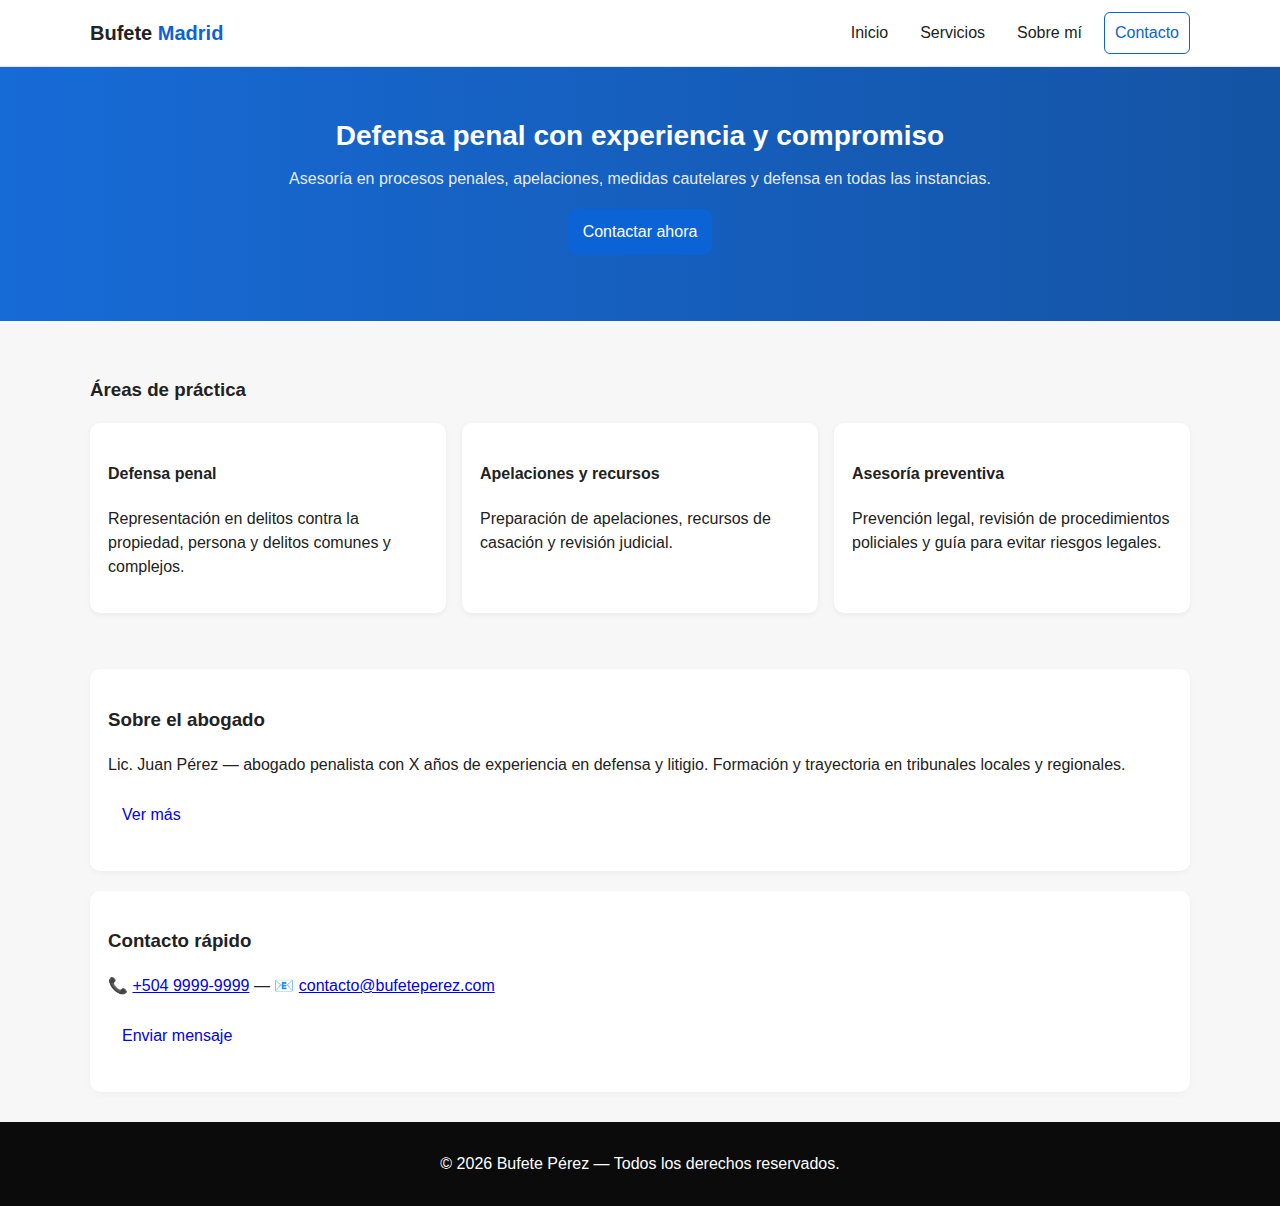
<file: index.html>
<!doctype html>
<html lang="es">
<head>
  <meta charset="utf-8" />
  <meta name="viewport" content="width=device-width,initial-scale=1" />
  <title>Bufete Penalista Madrid</title>
  <meta name="description" content="Bufete Penalista Pérez - Defensa penal, apelaciones y asesoría legal.">
  <link rel="stylesheet" href="styles.css">
</head>
<body>
  <header class="site-header">
    <div class="container header-inner">
      <h1 class="logo">Bufete <span>Madrid</span></h1>
      <nav class="main-nav">
        <a href="index.html">Inicio</a>
        <a href="servicios.html">Servicios</a>
        <a href="sobre.html">Sobre mí</a>
        <a href="contacto.html" class="btn">Contacto</a>
      </nav>
      <button class="nav-toggle" aria-label="Abrir menú">☰</button>
    </div>
  </header>

  <main>
    <section class="hero">
      <div class="container">
        <h2>Defensa penal con experiencia y compromiso</h2>
        <p>Asesoría en procesos penales, apelaciones, medidas cautelares y defensa en todas las instancias.</p>
        <p><a href="contacto.html" class="btn primary">Contactar ahora</a></p>
      </div>
    </section>

    <section class="container services" id="servicios">
      <h3>Áreas de práctica</h3>
      <div class="cards">
        <article class="card">
          <h4>Defensa penal</h4>
          <p>Representación en delitos contra la propiedad, persona y delitos comunes y complejos.</p>
        </article>
        <article class="card">
          <h4>Apelaciones y recursos</h4>
          <p>Preparación de apelaciones, recursos de casación y revisión judicial.</p>
        </article>
        <article class="card">
          <h4>Asesoría preventiva</h4>
          <p>Prevención legal, revisión de procedimientos policiales y guía para evitar riesgos legales.</p>
        </article>
      </div>
    </section>

    <section class="container about-preview">
      <h3>Sobre el abogado</h3>
      <p>Lic. Juan Pérez — abogado penalista con X años de experiencia en defensa y litigio. Formación y trayectoria en tribunales locales y regionales.</p>
      <p><a href="sobre.html" class="btn">Ver más</a></p>
    </section>

    <section class="container contact-preview">
      <h3>Contacto rápido</h3>
      <p>📞 <a href="tel:+50499999999">+504 9999-9999</a> — 📧 <a href="mailto:contacto@bufeteperez.com">contacto@bufeteperez.com</a></p>
      <p><a href="contacto.html" class="btn">Enviar mensaje</a></p>
    </section>
  </main>

  <footer class="site-footer">
    <div class="container">
      <p>&copy; <span id="year"></span> Bufete Pérez — Todos los derechos reservados.</p>
    </div>
  </footer>

  <script>
    // año en el footer
    document.getElementById('year').textContent = new Date().getFullYear();

    // toggle móvil simple
    const btn = document.querySelector('.nav-toggle');
    const nav = document.querySelector('.main-nav');
    btn.addEventListener('click', () => {
      nav.classList.toggle('open');
    });
  </script>
</body>
</html>
</file>
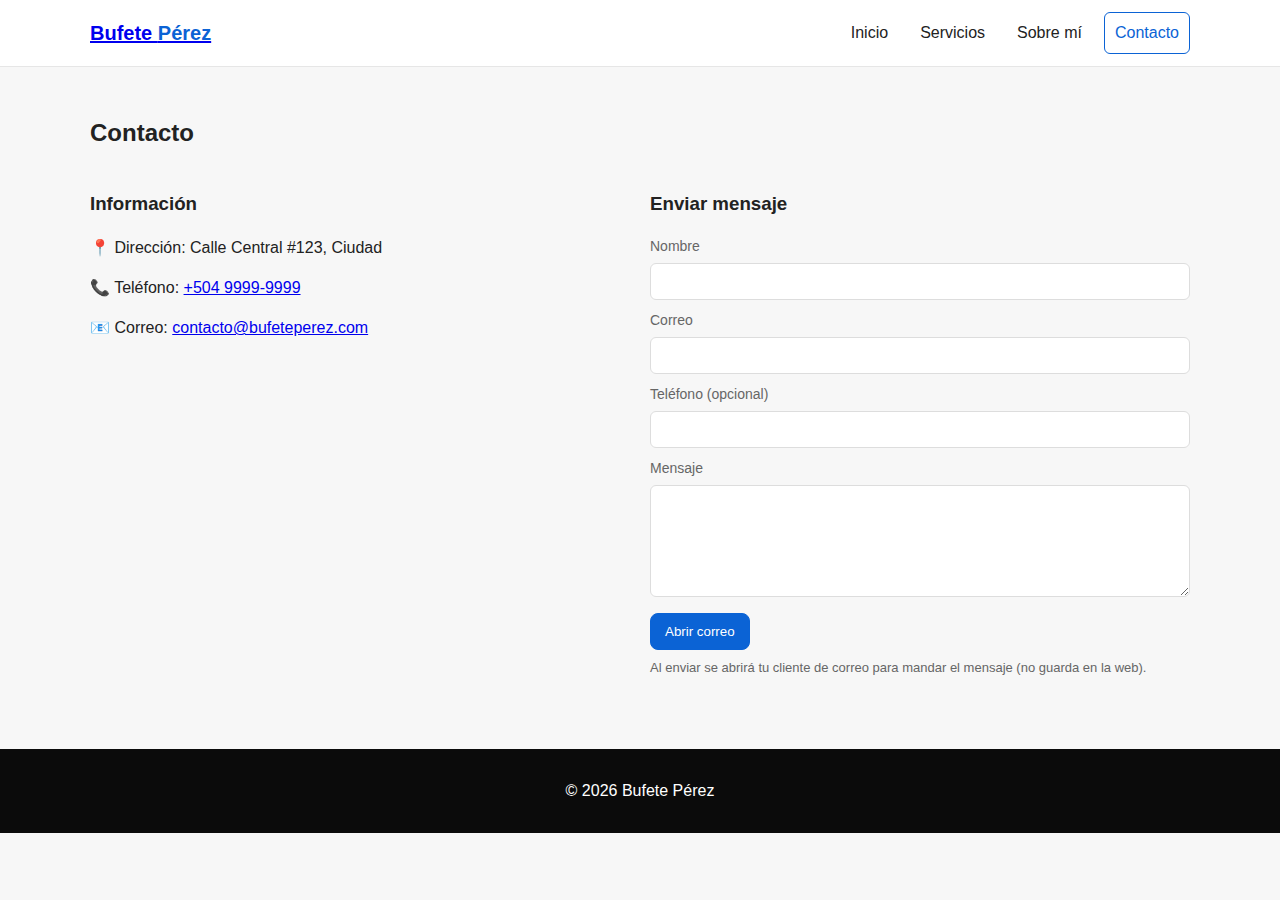
<file: contacto.html>
<!doctype html>
<html lang="es">
<head>
  <meta charset="utf-8" />
  <meta name="viewport" content="width=device-width,initial-scale=1" />
  <title>Contacto - Bufete Pérez</title>
  <link rel="stylesheet" href="styles.css">
</head>
<body>
  <header class="site-header">
    <div class="container header-inner">
      <h1 class="logo"><a href="index.html">Bufete <span>Pérez</span></a></h1>
      <nav class="main-nav">
        <a href="index.html">Inicio</a>
        <a href="servicios.html">Servicios</a>
        <a href="sobre.html">Sobre mí</a>
        <a href="contacto.html" class="btn">Contacto</a>
      </nav>
      <button class="nav-toggle" aria-label="Abrir menú">☰</button>
    </div>
  </header>

  <main class="container contact-page">
    <h2>Contacto</h2>

    <div class="contact-grid">
      <div>
        <h3>Información</h3>
        <p>📍 Dirección: Calle Central #123, Ciudad</p>
        <p>📞 Teléfono: <a href="tel:+50499999999">+504 9999-9999</a></p>
        <p>📧 Correo: <a href="mailto:contacto@bufeteperez.com">contacto@bufeteperez.com</a></p>
      </div>

      <div>
        <h3>Enviar mensaje</h3>
        <!-- Este formulario abre el cliente de correo del usuario (sin backend).
             Reemplaza contacto@bufeteperez.com por el correo real. -->
        <form id="contactForm">
          <label>
            Nombre
            <input type="text" name="nombre" required>
          </label>
          <label>
            Correo
            <input type="email" name="correo" required>
          </label>
          <label>
            Teléfono (opcional)
            <input type="text" name="telefono">
          </label>
          <label>
            Mensaje
            <textarea name="mensaje" rows="6" required></textarea>
          </label>
          <button type="submit" class="btn primary">Abrir correo</button>
          <p class="note">Al enviar se abrirá tu cliente de correo para mandar el mensaje (no guarda en la web).</p>
        </form>
      </div>
    </div>

  </main>

  <footer class="site-footer">
    <div class="container">
      <p>&copy; <span id="year4"></span> Bufete Pérez</p>
    </div>
  </footer>

  <script>
    document.getElementById('year4').textContent = new Date().getFullYear();

    // Funcionamiento simple: abrir cliente de correo con mailto:
    document.getElementById('contactForm').addEventListener('submit', function(e){
      e.preventDefault();
      const form = e.target;
      const nombre = form.nombre.value.trim();
      const correo = form.correo.value.trim();
      const telefono = form.telefono.value.trim();
      const mensaje = form.mensaje.value.trim();
      if(!nombre || !correo || !mensaje){ alert('Completa los campos obligatorios.'); return; }

      const subject = encodeURIComponent('Contacto web: ' + nombre);
      const body = encodeURIComponent(
        'Nombre: ' + nombre + '\n' +
        'Correo: ' + correo + '\n' +
        'Teléfono: ' + telefono + '\n\n' +
        'Mensaje:\n' + mensaje
      );

      // Cambia el email abajo por el real
      const to = 'contacto@bufeteperez.com';
      window.location.href = `mailto:${to}?subject=${subject}&body=${body}`;
    });

    // mobile nav toggle
    document.querySelector('.nav-toggle').addEventListener('click', () => {
      document.querySelector('.main-nav').classList.toggle('open');
    });
  </script>
</body>
</html>
</file>
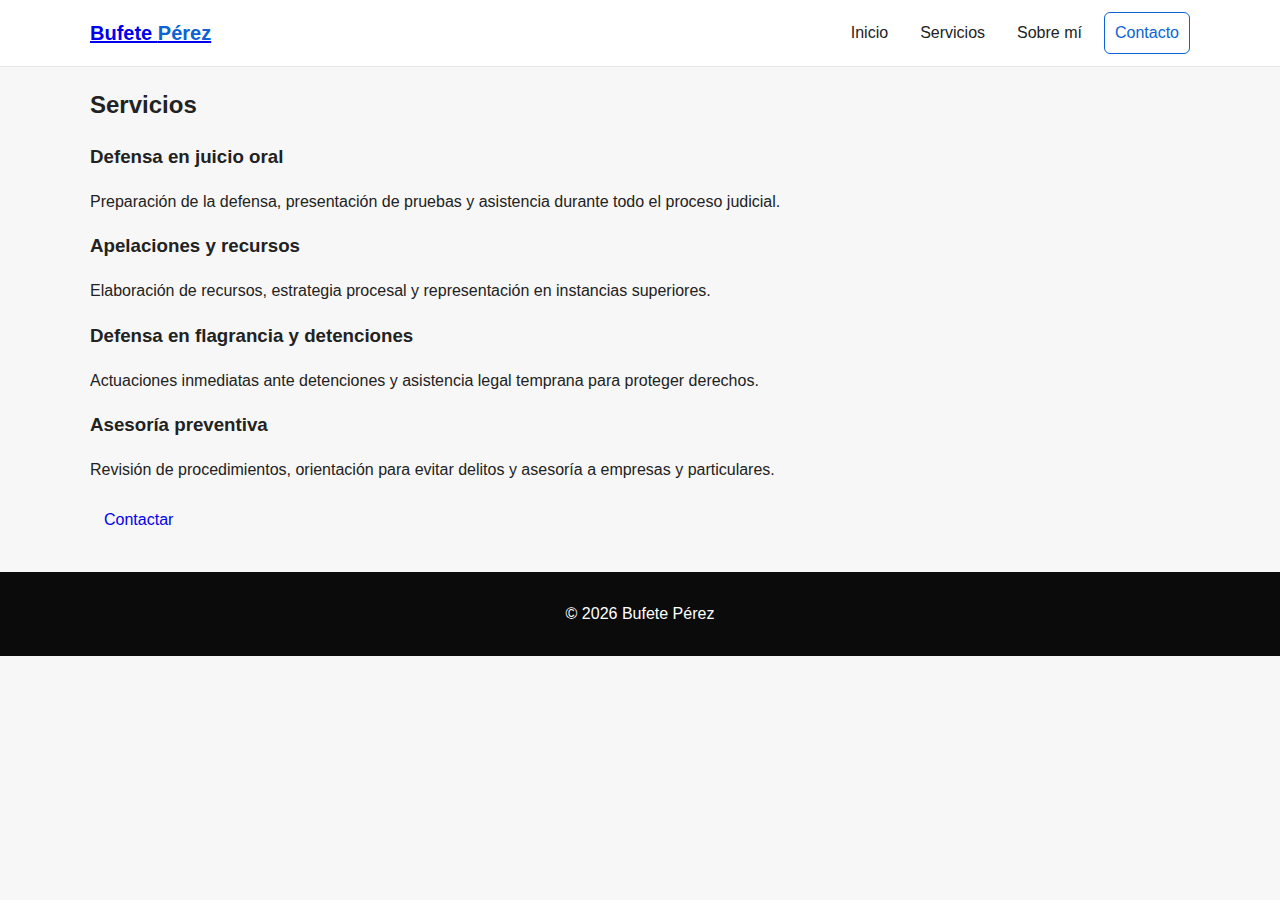
<file: servicios.html>
<!doctype html>
<html lang="es">
<head>
  <meta charset="utf-8" />
  <meta name="viewport" content="width=device-width,initial-scale=1" />
  <title>Servicios - Bufete Pérez</title>
  <link rel="stylesheet" href="styles.css">
</head>
<body>
  <header class="site-header">
    <div class="container header-inner">
      <h1 class="logo"><a href="index.html">Bufete <span>Pérez</span></a></h1>
      <nav class="main-nav">
        <a href="index.html">Inicio</a>
        <a href="servicios.html">Servicios</a>
        <a href="sobre.html">Sobre mí</a>
        <a href="contacto.html" class="btn">Contacto</a>
      </nav>
      <button class="nav-toggle" aria-label="Abrir menú">☰</button>
    </div>
  </header>

  <main class="container">
    <h2>Servicios</h2>

    <section class="service-item">
      <h3>Defensa en juicio oral</h3>
      <p>Preparación de la defensa, presentación de pruebas y asistencia durante todo el proceso judicial.</p>
    </section>

    <section class="service-item">
      <h3>Apelaciones y recursos</h3>
      <p>Elaboración de recursos, estrategia procesal y representación en instancias superiores.</p>
    </section>

    <section class="service-item">
      <h3>Defensa en flagrancia y detenciones</h3>
      <p>Actuaciones inmediatas ante detenciones y asistencia legal temprana para proteger derechos.</p>
    </section>

    <section class="service-item">
      <h3>Asesoría preventiva</h3>
      <p>Revisión de procedimientos, orientación para evitar delitos y asesoría a empresas y particulares.</p>
    </section>

    <p><a href="contacto.html" class="btn">Contactar</a></p>
  </main>

  <footer class="site-footer">
    <div class="container">
      <p>&copy; <span id="year2"></span> Bufete Pérez</p>
    </div>
  </footer>

  <script>
    document.getElementById('year2').textContent = new Date().getFullYear();
    document.querySelector('.nav-toggle').addEventListener('click', () => {
      document.querySelector('.main-nav').classList.toggle('open');
    });
  </script>
</body>
</html>
</file>
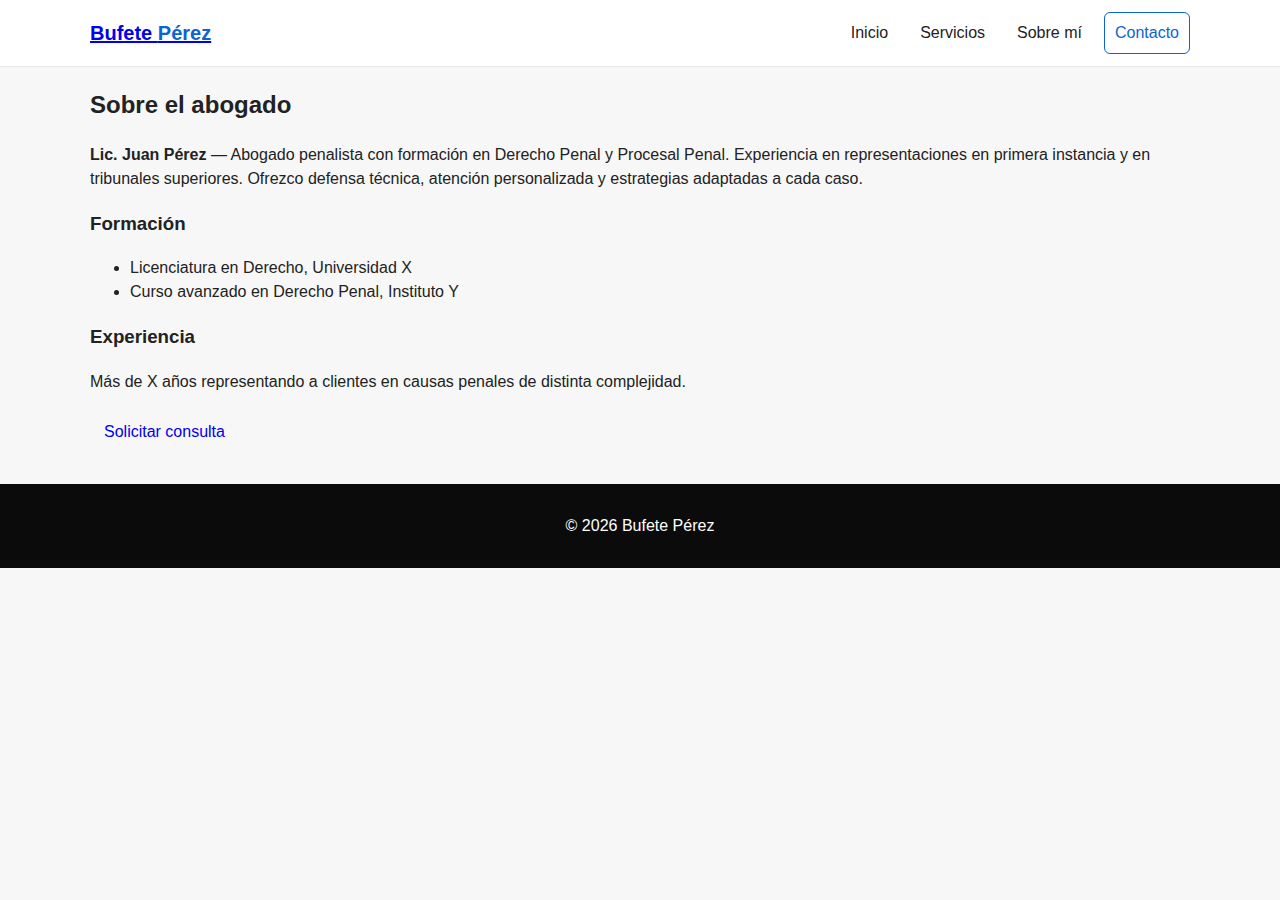
<file: sobre.html>
<!doctype html>
<html lang="es">
<head>
  <meta charset="utf-8" />
  <meta name="viewport" content="width=device-width,initial-scale=1" />
  <title>Sobre mí - Bufete Pérez</title>
  <link rel="stylesheet" href="styles.css">
</head>
<body>
  <header class="site-header">
    <div class="container header-inner">
      <h1 class="logo"><a href="index.html">Bufete <span>Pérez</span></a></h1>
      <nav class="main-nav">
        <a href="index.html">Inicio</a>
        <a href="servicios.html">Servicios</a>
        <a href="sobre.html">Sobre mí</a>
        <a href="contacto.html" class="btn">Contacto</a>
      </nav>
      <button class="nav-toggle" aria-label="Abrir menú">☰</button>
    </div>
  </header>

  <main class="container about-full">
    <h2>Sobre el abogado</h2>
    <p><strong>Lic. Juan Pérez</strong> — Abogado penalista con formación en Derecho Penal y Procesal Penal. Experiencia en representaciones en primera instancia y en tribunales superiores. Ofrezco defensa técnica, atención personalizada y estrategias adaptadas a cada caso.</p>

    <h3>Formación</h3>
    <ul>
      <li>Licenciatura en Derecho, Universidad X</li>
      <li>Curso avanzado en Derecho Penal, Instituto Y</li>
    </ul>

    <h3>Experiencia</h3>
    <p>Más de X años representando a clientes en causas penales de distinta complejidad.</p>

    <p><a href="contacto.html" class="btn">Solicitar consulta</a></p>
  </main>

  <footer class="site-footer">
    <div class="container">
      <p>&copy; <span id="year3"></span> Bufete Pérez</p>
    </div>
  </footer>

  <script>
    document.getElementById('year3').textContent = new Date().getFullYear();
    document.querySelector('.nav-toggle').addEventListener('click', () => {
      document.querySelector('.main-nav').classList.toggle('open');
    });
  </script>
</body>
</html>
</file>
<file: styles.css>
/* styles.css - diseño sencillo y responsive */
:root{
  --bg:#f7f7f7;
  --primary:#0b63d5;
  --dark:#222;
  --muted:#666;
  --container:1100px;
  --radius:8px;
}

*{box-sizing:border-box}
body{
  margin:0;
  font-family:Inter, "Segoe UI", Roboto, Arial, sans-serif;
  color:var(--dark);
  background:var(--bg);
  line-height:1.5;
}

.container{
  width:90%;
  max-width:var(--container);
  margin:0 auto;
}

/* Header */
.site-header{
  background:#ffffff;
  border-bottom:1px solid #e6e6e6;
  position:sticky;
  top:0;
  z-index:20;
}
.header-inner{
  display:flex;
  align-items:center;
  justify-content:space-between;
  gap:20px;
  padding:12px 0;
}
.logo{
  margin:0;
  font-size:20px;
}
.logo span{ color:var(--primary) }

.main-nav{
  display:flex;
  gap:12px;
  align-items:center;
}
.main-nav a{ text-decoration:none; color:var(--dark); padding:8px 10px; border-radius:6px; }
.main-nav a.btn{ border:1px solid var(--primary); color:var(--primary) }
.main-nav a.btn.primary, .btn.primary{ background:var(--primary); color:#fff; border:1px solid var(--primary) }

.nav-toggle{
  display:none;
  background:transparent;
  border:none;
  font-size:20px;
}

/* Hero */
.hero{
  background: linear-gradient(90deg, rgba(11,99,213,0.95), rgba(8,75,160,0.95));
  color:#fff;
  padding:48px 0;
}
.hero .container{ text-align:center; }
.hero h2{ margin:0 0 10px; font-size:28px; }
.hero p{ margin:0 0 18px; color:rgba(255,255,255,0.9); }

/* sections */
.services{ padding:36px 0; }
.cards{
  display:grid;
  grid-template-columns:repeat(3,1fr);
  gap:16px;
  margin-top:14px;
}
.card{
  background:#fff; padding:18px; border-radius:10px; box-shadow:0 2px 6px rgba(0,0,0,0.05);
}
.about-preview, .contact-preview{ background:#fff; margin:20px auto; padding:18px; border-radius:10px; box-shadow:0 2px 6px rgba(0,0,0,0.04) }

/* contact */
.contact-page{ padding:28px 0; }
.contact-grid{ display:grid; grid-template-columns:1fr 1fr; gap:20px; align-items:start; }
.contact-grid label{ display:block; margin-bottom:10px; font-size:14px; color:var(--muted) }
input[type="text"], input[type="email"], textarea{
  width:100%; padding:10px; border:1px solid #ddd; border-radius:6px; background:#fff; margin-top:6px;
}
.btn{ display:inline-block; padding:10px 14px; border-radius:8px; text-decoration:none; cursor:pointer; }
.note{ font-size:13px; color:var(--muted); margin-top:8px; }

/* footer */
.site-footer{ background:#0b0b0b; color:#fff; padding:14px 0; margin-top:30px; text-align:center; }

/* responsive */
@media (max-width:900px){
  .cards{ grid-template-columns:repeat(2,1fr); }
  .contact-grid{ grid-template-columns:1fr; }
}
@media (max-width:700px){
  .cards{ grid-template-columns:1fr; }
  .nav-toggle{ display:block; }
  .main-nav{ position:absolute; right:12px; top:64px; background:#fff; border:1px solid #eee; padding:10px; border-radius:8px; display:none; flex-direction:column; width:180px; }
  .main-nav.open{ display:flex; }
}
</file>
